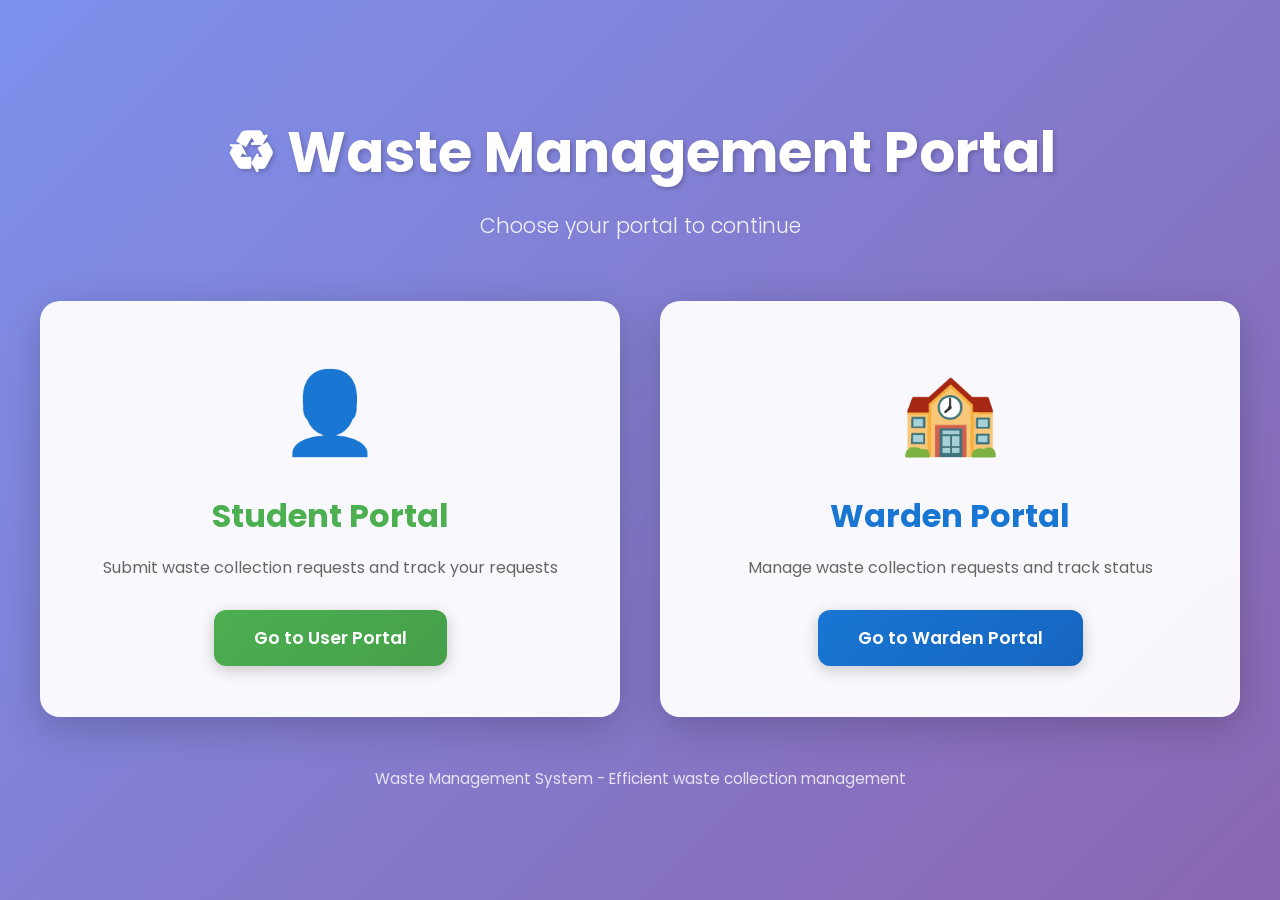
<file: index.html>
<!DOCTYPE html>
<html lang="en">
<head>
    <meta charset="UTF-8">
    <meta name="viewport" content="width=device-width, initial-scale=1.0">
    <title>Waste Management Portal - Home</title>
    <link rel="stylesheet" href="home.css">
    <link rel="preconnect" href="https://fonts.googleapis.com">
    <link rel="preconnect" href="https://fonts.gstatic.com" crossorigin>
    <link href="https://fonts.googleapis.com/css2?family=Poppins:wght@300;400;500;600;700&display=swap" rel="stylesheet">
</head>
<body>
    <div class="home-container">
        <div class="home-content">
            <header class="home-header">
                <h1>♻ Waste Management Portal</h1>
                <p>Choose your portal to continue</p>
            </header>

            <div class="portal-options">
                <div class="portal-card user-portal" id="userPortalCard">
                    <div class="portal-icon">👤</div>
                    <h2>Student Portal</h2>
                    <p>Submit waste collection requests and track your requests</p>
                    <a href="user-login.html" class="portal-btn user-btn">Go to User Portal</a>
                </div>

                <div class="portal-card warden-portal" id="wardenPortalCard">
                    <div class="portal-icon">🏫</div>
                    <h2>Warden Portal</h2>
                    <p>Manage waste collection requests and track status</p>
                    <a href="warden-login.html" class="portal-btn warden-btn">Go to Warden Portal</a>
                </div>
            </div>

            <div class="home-footer">
                <p>Waste Management System - Efficient waste collection management</p>
            </div>
        </div>
    </div>
    <script>
        // Role-based access control for home page
        (function() {
            // Check URL parameter for role
            const urlParams = new URLSearchParams(window.location.search);
            const role = urlParams.get('role');
            
            // Check if user is already logged in
            const userLoggedIn = localStorage.getItem('userLoggedIn') === 'true';
            const wardenLoggedIn = localStorage.getItem('wardenLoggedIn') === 'true';
            
            // If role is specified in URL, show only that portal
            if (role === 'user') {
                // Hide warden portal
                const wardenCard = document.getElementById('wardenPortalCard');
                if (wardenCard) {
                    wardenCard.style.display = 'none';
                }
                // If user is logged in, redirect to user dashboard
                if (userLoggedIn) {
                    window.location.href = 'user-dashboard.html';
                }
            } else if (role === 'warden') {
                // Hide user portal
                const userCard = document.getElementById('userPortalCard');
                if (userCard) {
                    userCard.style.display = 'none';
                }
                // If warden is logged in, redirect to dashboard
                if (wardenLoggedIn) {
                    window.location.href = 'warden-dashboard.html';
                }
            } else {
                // No role specified - check if logged in and redirect accordingly
                if (userLoggedIn) {
                    window.location.href = 'user-dashboard.html';
                } else if (wardenLoggedIn) {
                    window.location.href = 'warden-dashboard.html';
                }
            }
        })();
    </script>
</body>
</html>
</file>
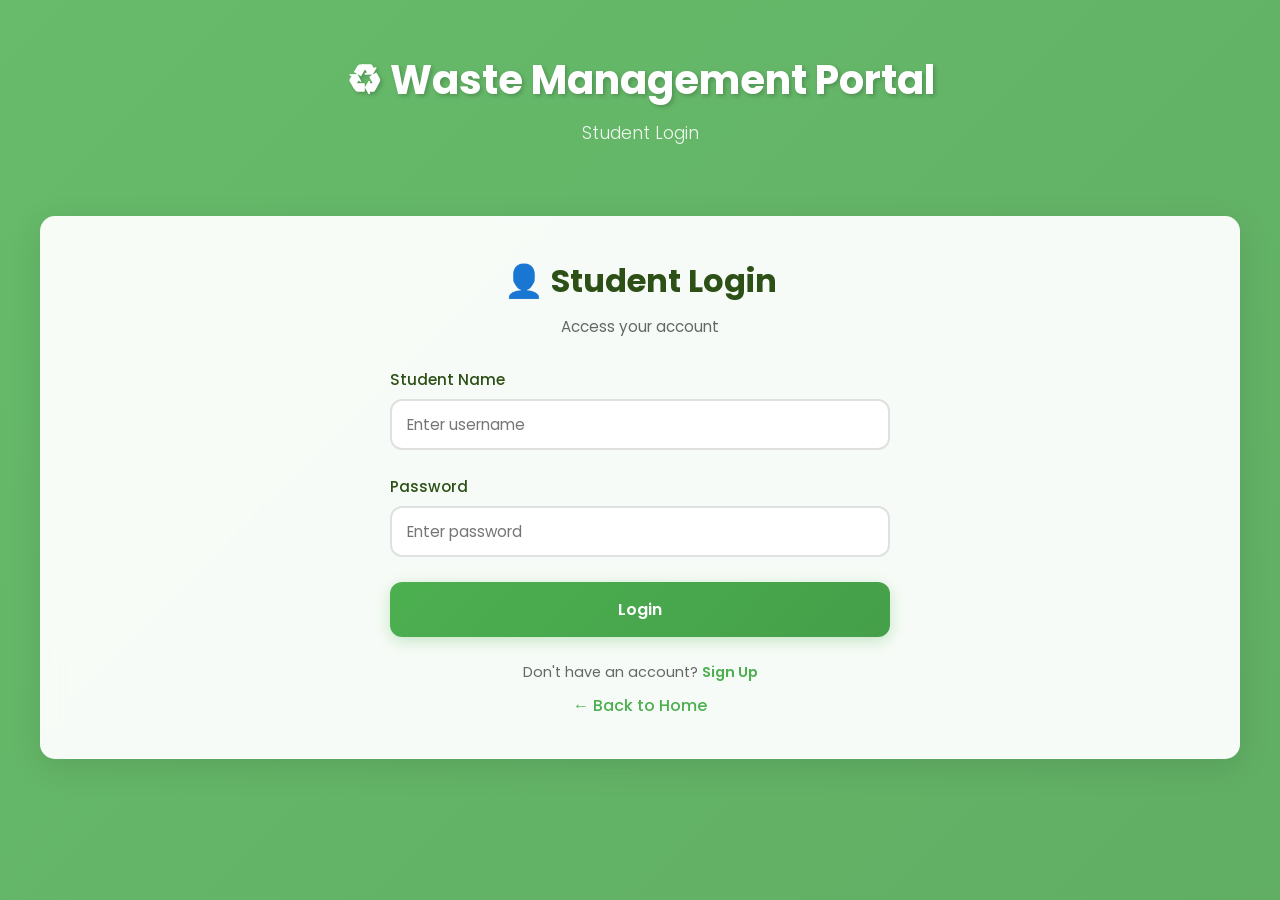
<file: user-dashboard.html>
<!DOCTYPE html>
<html lang="en">
<head>
    <meta charset="UTF-8">
    <meta name="viewport" content="width=device-width, initial-scale=1.0">
    <title>♻ Waste Management Portal</title>
    <link rel="stylesheet" href="user.css">
    <link rel="preconnect" href="https://fonts.googleapis.com">
    <link rel="preconnect" href="https://fonts.gstatic.com" crossorigin>
    <link href="https://fonts.googleapis.com/css2?family=Poppins:wght@300;400;500;600;700&display=swap" rel="stylesheet">
</head>
<body>
    <div class="container">
        <header>
            <h1>♻ Waste Management Portal</h1>
            <p>Submit your waste collection request</p>
            <div id="userInfo" class="user-info" style="margin-top: 15px;">
                <span id="userNameDisplay" style="font-size: 1rem; opacity: 0.9;"></span>
                <button onclick="userLogout()" class="logout-btn-user" style="margin-left: 15px; padding: 8px 20px; background: rgba(255,255,255,0.2); border: 1px solid rgba(255,255,255,0.3); color: white; border-radius: 8px; cursor: pointer; font-family: 'Poppins', sans-serif;">Logout</button>
            </div>
        </header>

        <div class="form-container">
            <form id="wasteForm">
                <div class="form-group">
                    <label for="name">Name *</label>
                    <input type="text" id="name" name="name" required placeholder="Enter your name">
                </div>

                <div class="form-group">
                    <label for="location">Hostel name OR Room number*</label>
                    <input type="text" id="location" name="location" required placeholder="Enter your Hostel name OR Room number">
                </div>

                <div class="form-group">
                    <label for="type">Type of Waste *</label>
                    <select id="type" name="type" required>
                        <option value="">Select waste type</option>
                        <option value="Organic">Organic</option>
                        <option value="Plastic">Plastic</option>
                        <option value="Paper">Paper</option>
                        <option value="Metal">Metal</option>
                        <option value="Glass">Glass</option>
                        <option value="Electronic">Electronic</option>
                        <option value="Hazardous">Hazardous</option>
                        <option value="Other">Other</option>
                    </select>
                </div>

                <div class="form-group">
                    <label for="description">Description *</label>
                    <textarea id="description" name="description" required placeholder="Describe the waste..." rows="4"></textarea>
                </div>

                <div class="form-group">
                    <label for="photo">Upload Photo</label>
                    <input type="file" id="photo" name="photo" accept="image/*">
                    <small>Supported formats: JPG, PNG, GIF</small>
                </div>

                <button type="submit" class="submit-btn">Submit Request</button>
            </form>
        </div>

        <div class="requests-section">
            <h2>Your Requests</h2>
            <div class="table-container">
                <table id="requestsTable">
                    <thead>
                        <tr>
                            <th>Name</th>
                            <th>Hostel Name OR Room no.</th>
                            <th>Type</th>
                            <th>Description</th>
                            <th>Photo</th>
                            <th>Status</th>
                            <th>Action</th>
                        </tr>
                    </thead>
                    <tbody id="requestsBody">
                        <!-- Requests will be loaded here -->
                    </tbody>
                </table>
                <p id="noRequests" class="no-requests">No requests submitted yet.</p>
            </div>
        </div>

        <footer>
            <a href="index.html?role=user" class="warden-link" style="margin-top: 15px; display: inline-block;">← Back to Home</a>
        </footer>
    </div>

    <script src="user.js"></script>
</body>
</html>
</file>
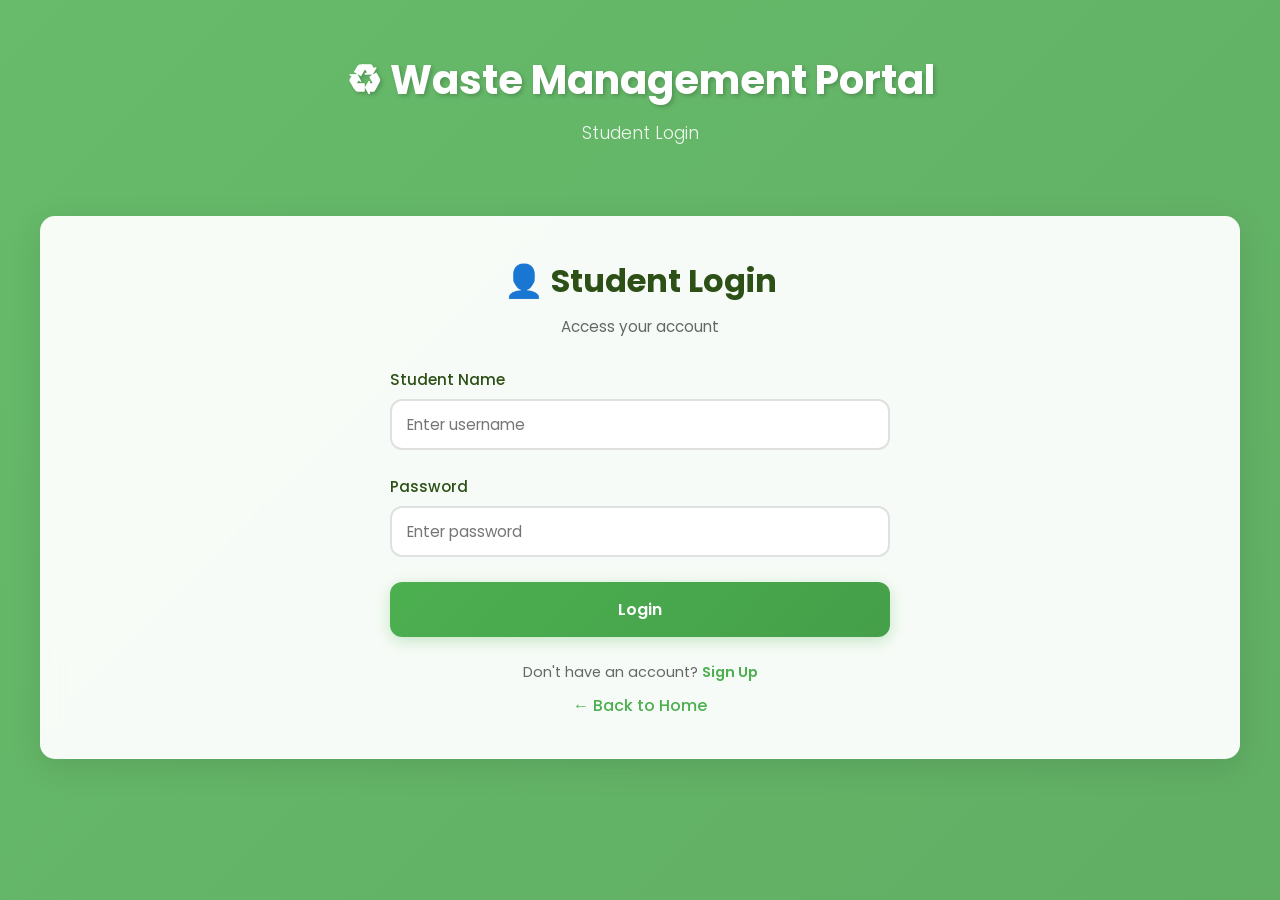
<file: user-login.html>
<!DOCTYPE html>
<html lang="en">
<head>
    <meta charset="UTF-8">
    <meta name="viewport" content="width=device-width, initial-scale=1.0">
    <title>User Login - Waste Management</title>
    <link rel="stylesheet" href="user.css">
    <link rel="preconnect" href="https://fonts.googleapis.com">
    <link rel="preconnect" href="https://fonts.gstatic.com" crossorigin>
    <link href="https://fonts.googleapis.com/css2?family=Poppins:wght@300;400;500;600;700&display=swap" rel="stylesheet">
</head>
<body class="user-login-page">
    <div class="container">
        <header>
            <h1>♻ Waste Management Portal</h1>
            <p>Student Login</p>
        </header>

        <div class="form-container">
            <div class="login-box-user">
                <div class="login-header-user">
                    <h2>👤 Student Login</h2>
                    <p>Access your account</p>
                </div>
                <form id="userLoginForm">
                    <div class="form-group">
                        <label for="userUsername">Student Name</label>
                        <input type="text" id="userUsername" name="username" required placeholder="Enter username" autocomplete="username">
                    </div>
                    <div class="form-group">
                        <label for="userPassword">Password</label>
                        <input type="password" id="userPassword" name="password" required placeholder="Enter password" autocomplete="current-password">
                    </div>
                    <button type="submit" class="submit-btn">Login</button>
                    <div id="userErrorMessage" class="error-message-user"></div>
                </form>
                <div class="login-footer-user">
                    <p>Don't have an account? <a href="user-signup.html" class="signup-link-user">Sign Up</a></p>
                    <a href="index.html?role=user" class="back-link-user">← Back to Home</a>
                </div>
            </div>
        </div>
    </div>
    <script src="user.js"></script>
</body>
</html>
</file>
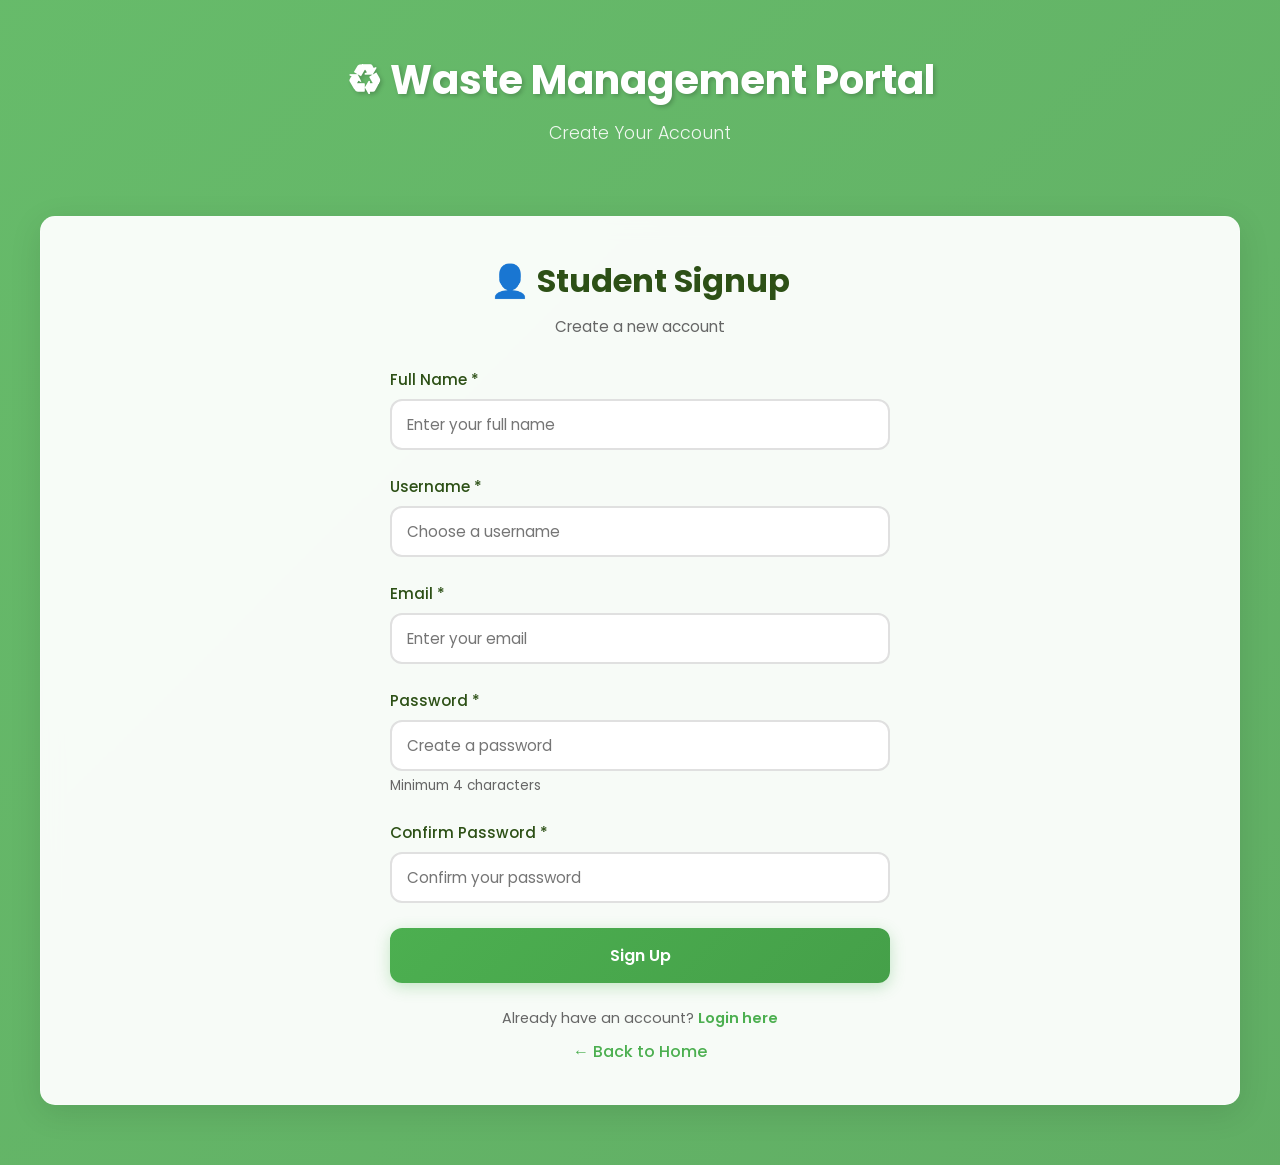
<file: user-signup.html>
<!DOCTYPE html>
<html lang="en">
<head>
    <meta charset="UTF-8">
    <meta name="viewport" content="width=device-width, initial-scale=1.0">
    <title>User Signup - Waste Management</title>
    <link rel="stylesheet" href="user.css">
    <link rel="preconnect" href="https://fonts.googleapis.com">
    <link rel="preconnect" href="https://fonts.gstatic.com" crossorigin>
    <link href="https://fonts.googleapis.com/css2?family=Poppins:wght@300;400;500;600;700&display=swap" rel="stylesheet">
</head>
<body class="user-signup-page">
    <div class="container">
        <header>
            <h1>♻ Waste Management Portal</h1>
            <p>Create Your Account</p>
        </header>

        <div class="form-container">
            <div class="login-box-user">
                <div class="login-header-user">
                    <h2>👤 Student Signup</h2>
                    <p>Create a new account</p>
                </div>
                <form id="userSignupForm">
                    <div class="form-group">
                        <label for="userFullName">Full Name *</label>
                        <input type="text" id="userFullName" name="fullName" required placeholder="Enter your full name" autocomplete="name">
                    </div>
                    <div class="form-group">
                        <label for="userUsername">Username *</label>
                        <input type="text" id="userUsername" name="username" required placeholder="Choose a username" autocomplete="username">
                    </div>
                    <div class="form-group">
                        <label for="userEmail">Email *</label>
                        <input type="email" id="userEmail" name="email" required placeholder="Enter your email" autocomplete="email">
                    </div>
                    <div class="form-group">
                        <label for="userPassword">Password *</label>
                        <input type="password" id="userPassword" name="password" required placeholder="Create a password" autocomplete="new-password" minlength="4">
                        <small>Minimum 4 characters</small>
                    </div>
                    <div class="form-group">
                        <label for="userConfirmPassword">Confirm Password *</label>
                        <input type="password" id="userConfirmPassword" name="confirmPassword" required placeholder="Confirm your password" autocomplete="new-password">
                    </div>
                    <button type="submit" class="submit-btn">Sign Up</button>
                    <div id="userErrorMessage" class="error-message-user"></div>
                </form>
                <div class="login-footer-user">
                    <p>Already have an account? <a href="user-login.html" class="signup-link-user">Login here</a></p>
                    <a href="index.html?role=user" class="back-link-user">← Back to Home</a>
                </div>
            </div>
        </div>
    </div>
    <script src="user.js"></script>
</body>
</html>
</file>
<file: home.css>
* {
    margin: 0;
    padding: 0;
    box-sizing: border-box;
}

body {
    font-family: 'Poppins', sans-serif;
    background: linear-gradient(135deg, rgba(102, 126, 234, 0.85) 0%, rgba(118, 75, 162, 0.85) 100%),
                url('https://images.unsplash.com/photo-1532996122724-e3c354a0b15b?w=1920&q=80') center/cover no-repeat;
    min-height: 100vh;
    display: flex;
    align-items: center;
    justify-content: center;
    padding: 20px;
    position: relative;
}

body::before {
    content: '';
    position: fixed;
    top: 0;
    left: 0;
    width: 100%;
    height: 100%;
    background: url('https://images.unsplash.com/photo-1532996122724-e3c354a0b15b?w=1920&q=80') center/cover no-repeat;
    z-index: -1;
    opacity: 0.3;
}

.home-container {
    width: 100%;
    max-width: 1200px;
    margin: 0 auto;
}

.home-content {
    text-align: center;
}

.home-header {
    margin-bottom: 60px;
    color: white;
}

.home-header h1 {
    font-size: 3.5rem;
    font-weight: 700;
    margin-bottom: 15px;
    text-shadow: 2px 2px 4px rgba(0, 0, 0, 0.2);
}

.home-header p {
    font-size: 1.3rem;
    font-weight: 300;
    opacity: 0.9;
}

.portal-options {
    display: grid;
    grid-template-columns: repeat(auto-fit, minmax(400px, 1fr));
    gap: 40px;
    margin-bottom: 40px;
}

.portal-card {
    background: rgba(255, 255, 255, 0.95);
    backdrop-filter: blur(10px);
    border-radius: 20px;
    padding: 50px 40px;
    box-shadow: 0 10px 40px rgba(0, 0, 0, 0.2);
    border: 1px solid rgba(255, 255, 255, 0.2);
    transition: all 0.3s ease;
    display: flex;
    flex-direction: column;
    align-items: center;
}

.portal-card:hover {
    transform: translateY(-10px);
    box-shadow: 0 15px 50px rgba(0, 0, 0, 0.3);
}

.portal-icon {
    font-size: 5rem;
    margin-bottom: 20px;
    animation: float 3s ease-in-out infinite;
}

@keyframes float {
    0%, 100% {
        transform: translateY(0px);
    }
    50% {
        transform: translateY(-10px);
    }
}

.portal-card h2 {
    font-size: 2rem;
    font-weight: 700;
    margin-bottom: 15px;
    color: #333;
}

.user-portal h2 {
    color: #4caf50;
}

.warden-portal h2 {
    color: #1976d2;
}

.portal-card p {
    font-size: 1rem;
    color: #666;
    margin-bottom: 30px;
    line-height: 1.6;
}

.portal-btn {
    display: inline-block;
    padding: 15px 40px;
    border-radius: 12px;
    font-family: 'Poppins', sans-serif;
    font-size: 1.1rem;
    font-weight: 600;
    text-decoration: none;
    transition: all 0.3s ease;
    box-shadow: 0 4px 15px rgba(0, 0, 0, 0.2);
    border: none;
    cursor: pointer;
}

.user-btn {
    background: linear-gradient(135deg, #4caf50 0%, #45a049 100%);
    color: white;
}

.user-btn:hover {
    background: linear-gradient(135deg, #45a049 0%, #4caf50 100%);
    transform: translateY(-2px);
    box-shadow: 0 6px 20px rgba(76, 175, 80, 0.4);
}

.warden-btn {
    background: linear-gradient(135deg, #1976d2 0%, #1565c0 100%);
    color: white;
}

.warden-btn:hover {
    background: linear-gradient(135deg, #1565c0 0%, #1976d2 100%);
    transform: translateY(-2px);
    box-shadow: 0 6px 20px rgba(25, 118, 210, 0.4);
}

.home-footer {
    margin-top: 50px;
    color: white;
    opacity: 0.8;
    font-size: 0.95rem;
}

/* Responsive Design */
@media (max-width: 768px) {
    .home-header h1 {
        font-size: 2.5rem;
    }

    .home-header p {
        font-size: 1.1rem;
    }

    .portal-options {
        grid-template-columns: 1fr;
        gap: 30px;
    }

    .portal-card {
        padding: 40px 30px;
    }

    .portal-icon {
        font-size: 4rem;
    }

    .portal-card h2 {
        font-size: 1.5rem;
    }
}

@media (max-width: 480px) {
    .home-header h1 {
        font-size: 2rem;
    }

    .portal-card {
        padding: 30px 20px;
    }

    .portal-btn {
        padding: 12px 30px;
        font-size: 1rem;
    }
}
</file>
<file: user.css>
* {
    margin: 0;
    padding: 0;
    box-sizing: border-box;
}

body {
    font-family: 'Poppins', sans-serif;
    background: linear-gradient(135deg, rgba(102, 126, 234, 0.85) 0%, rgba(118, 75, 162, 0.85) 100%),
                url('https://images.unsplash.com/photo-1542601906990-b4d3fb778b09?w=1920&q=80') center/cover no-repeat fixed;
    min-height: 100vh;
    padding: 20px;
    color: #333;
    position: relative;
    overflow-x: hidden;
    overflow-y: auto;
}

body::before {
    content: '';
    position: fixed;
    top: 0;
    left: 0;
    width: 100%;
    height: 100%;
    background: url('https://images.unsplash.com/photo-1542601906990-b4d3fb778b09?w=1920&q=80') center/cover no-repeat fixed;
    z-index: -1;
    opacity: 0.4;
}

.container {
    max-width: 1200px;
    margin: 0 auto;
}

header {
    text-align: center;
    color: white;
    margin-bottom: 40px;
    padding: 30px 0;
}

header h1 {
    font-size: 2.5rem;
    font-weight: 700;
    margin-bottom: 10px;
    text-shadow: 2px 2px 4px rgba(0, 0, 0, 0.2);
}

header p {
    font-size: 1.1rem;
    font-weight: 300;
    opacity: 0.9;
}

.form-container {
    background: rgba(255, 255, 255, 0.95);
    backdrop-filter: blur(10px);
    border-radius: 15px;
    padding: 40px;
    margin-bottom: 40px;
    box-shadow: 0 8px 32px rgba(0, 0, 0, 0.1);
    border: 1px solid rgba(255, 255, 255, 0.2);
}

.form-group {
    margin-bottom: 25px;
}

.form-group label {
    display: block;
    margin-bottom: 8px;
    font-weight: 500;
    color: #2d5016;
    font-size: 0.95rem;
}

.form-group input,
.form-group select,
.form-group textarea {
    width: 100%;
    padding: 12px 15px;
    border: 2px solid #e0e0e0;
    border-radius: 12px;
    font-family: 'Poppins', sans-serif;
    font-size: 0.95rem;
    transition: all 0.3s ease;
    background: white;
}

.form-group input:focus,
.form-group select:focus,
.form-group textarea:focus {
    outline: none;
    border-color: #4caf50;
    box-shadow: 0 0 0 3px rgba(76, 175, 80, 0.1);
}

.form-group textarea {
    resize: vertical;
    min-height: 100px;
}

.form-group small {
    display: block;
    margin-top: 5px;
    color: #666;
    font-size: 0.85rem;
}

.submit-btn {
    width: 100%;
    padding: 15px;
    background: linear-gradient(135deg, #4caf50 0%, #45a049 100%);
    color: white;
    border: none;
    border-radius: 12px;
    font-family: 'Poppins', sans-serif;
    font-size: 1rem;
    font-weight: 600;
    cursor: pointer;
    transition: all 0.3s ease;
    box-shadow: 0 4px 15px rgba(76, 175, 80, 0.3);
}

.submit-btn:hover {
    transform: translateY(-2px);
    box-shadow: 0 6px 20px rgba(76, 175, 80, 0.4);
    background: linear-gradient(135deg, #45a049 0%, #4caf50 100%);
}

.submit-btn:active {
    transform: translateY(0);
}

.requests-section {
    background: rgba(255, 255, 255, 0.95);
    backdrop-filter: blur(10px);
    border-radius: 15px;
    padding: 40px;
    margin-bottom: 30px;
    box-shadow: 0 8px 32px rgba(0, 0, 0, 0.1);
    border: 1px solid rgba(255, 255, 255, 0.2);
}

.requests-section h2 {
    color: #2d5016;
    margin-bottom: 25px;
    font-size: 1.8rem;
    font-weight: 600;
}

.table-container {
    overflow-x: auto;
}

table {
    width: 100%;
    border-collapse: collapse;
    background: white;
    border-radius: 12px;
    overflow: hidden;
    box-shadow: 0 2px 10px rgba(0, 0, 0, 0.05);
}

thead {
    background: linear-gradient(135deg, #4caf50 0%, #45a049 100%);
    color: white;
}

thead th {
    padding: 15px;
    text-align: left;
    font-weight: 600;
    font-size: 0.9rem;
    text-transform: uppercase;
    letter-spacing: 0.5px;
}

tbody tr {
    border-bottom: 1px solid #e0e0e0;
    transition: background 0.3s ease;
}

tbody tr:hover {
    background: #f5f5f5;
}

tbody tr:last-child {
    border-bottom: none;
}

tbody td {
    padding: 15px;
    font-size: 0.9rem;
    color: #333;
}

.photo-preview {
    width: 60px;
    height: 60px;
    object-fit: cover;
    border-radius: 8px;
    border: 2px solid #e0e0e0;
}

.status {
    padding: 6px 12px;
    border-radius: 20px;
    font-size: 0.85rem;
    font-weight: 500;
    display: inline-block;
}

.status.pending {
    background: #fff3cd;
    color: #856404;
}

.status.collected {
    background: #d4edda;
    color: #155724;
}

.delete-btn {
    padding: 8px 15px;
    background: #f44336;
    color: white;
    border: none;
    border-radius: 8px;
    font-family: 'Poppins', sans-serif;
    font-size: 0.85rem;
    font-weight: 500;
    cursor: pointer;
    transition: all 0.3s ease;
}

.delete-btn:hover {
    background: #d32f2f;
    transform: translateY(-1px);
    box-shadow: 0 2px 8px rgba(244, 67, 54, 0.3);
}

.no-requests {
    text-align: center;
    padding: 40px;
    color: #999;
    font-style: italic;
    display: none;
}

.no-requests.show {
    display: block;
}

footer {
    text-align: center;
    margin-top: 30px;
}

.warden-link {
    display: inline-block;
    padding: 12px 30px;
    background: rgba(255, 255, 255, 0.2);
    color: white;
    text-decoration: none;
    border-radius: 12px;
    font-weight: 500;
    transition: all 0.3s ease;
    backdrop-filter: blur(10px);
    border: 1px solid rgba(255, 255, 255, 0.3);
}

.warden-link:hover {
    background: rgba(255, 255, 255, 0.3);
    transform: translateY(-2px);
    box-shadow: 0 4px 15px rgba(0, 0, 0, 0.2);
}

/* User Login/Signup Styles */
/* Different background for login page */
body.user-login-page {
    background: linear-gradient(135deg, rgba(76, 175, 80, 0.85) 0%, rgba(69, 160, 73, 0.85) 100%),
                url('https://images.unsplash.com/photo-1470071459604-3b5ec3a7fe05?w=1920&q=80') center/cover no-repeat fixed;
}

body.user-login-page::before {
    background: url('https://images.unsplash.com/photo-1470071459604-3b5ec3a7fe05?w=1920&q=80') center/cover no-repeat fixed;
    opacity: 0.4;
}

/* Different background for signup page */
body.user-signup-page {
    background: linear-gradient(135deg, rgba(76, 175, 80, 0.85) 0%, rgba(69, 160, 73, 0.85) 100%),
                url('https://images.unsplash.com/photo-1441974231531-c6227db76b6e?w=1920&q=80') center/cover no-repeat fixed;
}

body.user-signup-page::before {
    background: url('https://images.unsplash.com/photo-1441974231531-c6227db76b6e?w=1920&q=80') center/cover no-repeat fixed;
    opacity: 0.4;
}

.login-box-user {
    max-width: 500px;
    margin: 0 auto;
}

.login-header-user {
    text-align: center;
    margin-bottom: 30px;
}

.login-header-user h2 {
    font-size: 2rem;
    font-weight: 700;
    color: #2d5016;
    margin-bottom: 10px;
}

.login-header-user p {
    color: #666;
    font-size: 0.95rem;
}

.error-message-user {
    margin-top: 15px;
    padding: 12px;
    background: #ffebee;
    color: #c62828;
    border-radius: 8px;
    font-size: 0.9rem;
    text-align: center;
    display: none;
}

.error-message-user.show {
    display: block;
}

.error-message-user.success {
    background: #d4edda;
    color: #155724;
}

.login-footer-user {
    margin-top: 25px;
    text-align: center;
}

.login-footer-user p {
    margin-bottom: 10px;
    color: #666;
    font-size: 0.9rem;
}

.signup-link-user {
    color: #4caf50;
    text-decoration: none;
    font-weight: 600;
    transition: color 0.3s ease;
}

.signup-link-user:hover {
    color: #45a049;
    text-decoration: underline;
}

.back-link-user {
    color: #4caf50;
    text-decoration: none;
    font-weight: 500;
    transition: color 0.3s ease;
    display: block;
    margin-top: 10px;
}

.back-link-user:hover {
    color: #45a049;
    text-decoration: underline;
}

.user-info {
    display: flex;
    align-items: center;
    justify-content: center;
}

.logout-btn-user:hover {
    background: rgba(255, 255, 255, 0.3) !important;
    transform: translateY(-1px);
}

/* Responsive Design */
@media (max-width: 768px) {
    header h1 {
        font-size: 2rem;
    }

    .form-container,
    .requests-section {
        padding: 25px;
    }

    table {
        font-size: 0.85rem;
    }

    thead th,
    tbody td {
        padding: 10px 8px;
    }

    .photo-preview {
        width: 50px;
        height: 50px;
    }
}

@media (max-width: 480px) {
    body {
        padding: 10px;
    }

    header h1 {
        font-size: 1.5rem;
    }

    .form-container,
    .requests-section {
        padding: 20px;
    }

    table {
        display: block;
        overflow-x: auto;
        white-space: nowrap;
    }
}
</file>
